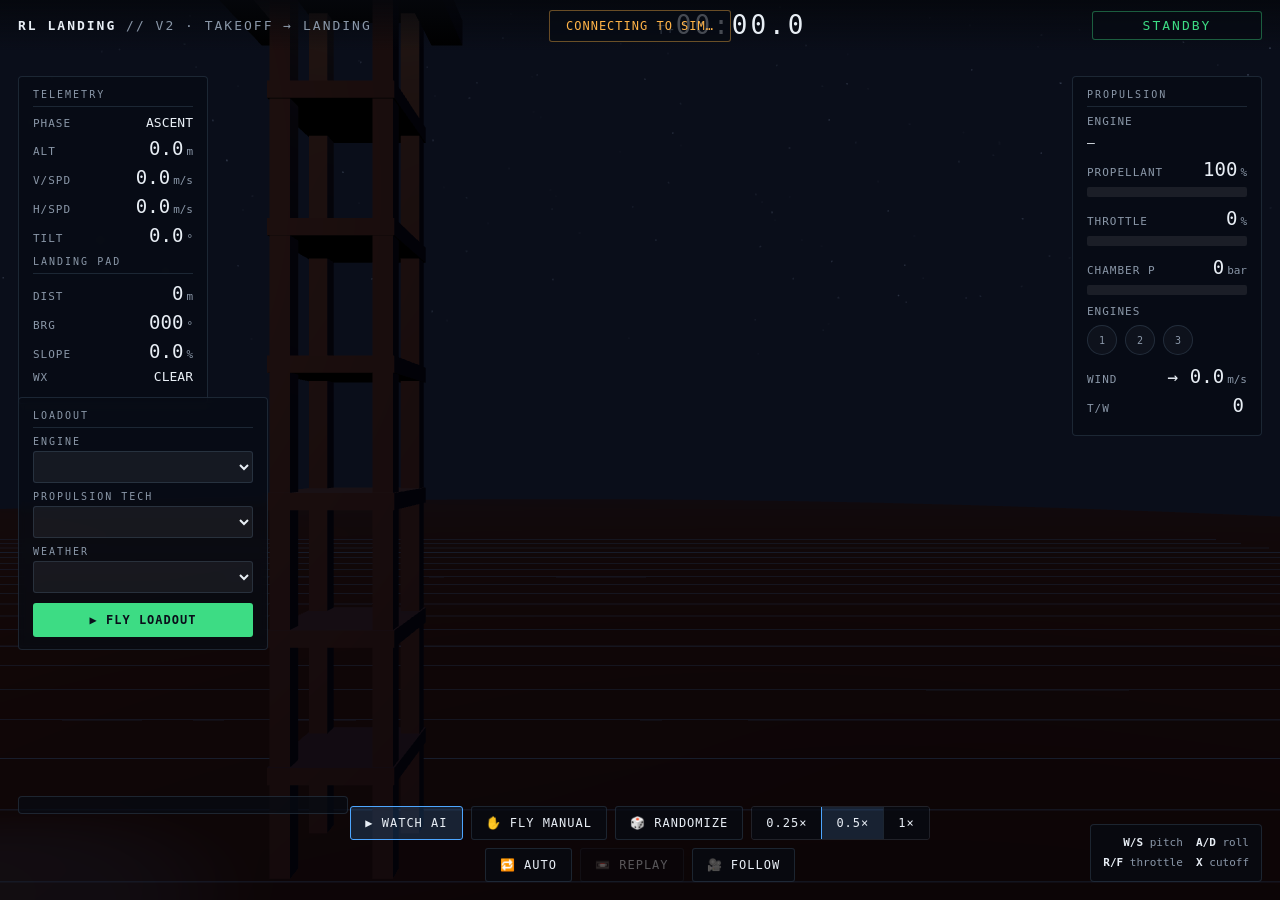
<file: v2/demo/index.html>
<!DOCTYPE html>
<html lang="en">
<head>
<meta charset="utf-8">
<meta name="viewport" content="width=device-width, initial-scale=1">
<title>Rocket Landing RL — v2 Mission Demo</title>
<link rel="stylesheet" href="./style.css">
<script type="importmap">
{ "imports": { "three": "./vendor/three.module.js" } }
</script>
</head>
<body>
<div id="scene"></div>

<div id="topbar">
  <div class="brand"><b>RL LANDING</b> // V2 &middot; TAKEOFF &rarr; LANDING</div>
  <div id="clock"><small>T+</small><span id="tval">00:00.0</span></div>
  <div id="status" class="nominal">STANDBY</div>
</div>

<div id="conn">CONNECTING TO SIM&hellip;</div>
<div id="replay-banner">&#9654; REPLAY &times;0.3</div>

<div class="panel" id="tele-left">
  <h3>TELEMETRY</h3>
  <div class="row"><span class="label">PHASE</span><span class="val sm" id="phasev">ASCENT</span></div>
  <div class="row"><span class="label">ALT</span><span class="val" id="alt">0.0<small>m</small></span></div>
  <div class="row"><span class="label">V/SPD</span><span class="val" id="vspd">0.0<small>m/s</small></span></div>
  <div class="row"><span class="label">H/SPD</span><span class="val" id="hspd">0.0<small>m/s</small></span></div>
  <div class="row"><span class="label">TILT</span><span class="val" id="tilt">0.0<small>&deg;</small></span></div>
  <h3 style="margin-top:10px">LANDING PAD</h3>
  <div class="row"><span class="label">DIST</span><span class="val" id="paddist">0<small>m</small></span></div>
  <div class="row"><span class="label">BRG</span><span class="val" id="padbrg">000<small>&deg;</small></span></div>
  <div class="row"><span class="label">SLOPE</span><span class="val" id="padslope">0.0<small>%</small></span></div>
  <div class="row"><span class="label">WX</span><span class="val sm" id="weatherv">CLEAR</span></div>
</div>

<div class="panel" id="tele-right">
  <h3>PROPULSION</h3>
  <div class="row"><span class="label">ENGINE</span></span></div>
  <div class="val sm" id="enginev" style="margin-bottom:8px">—</div>
  <div class="row"><span class="label">PROPELLANT</span><span class="val" id="fuelv">100<small>%</small></span></div>
  <div class="bar"><div id="fuel-fill"></div></div>
  <div class="row"><span class="label">THROTTLE</span><span class="val" id="thrv">0<small>%</small></span></div>
  <div class="bar"><div id="thr-fill"></div></div>
  <div class="row"><span class="label">CHAMBER P</span><span class="val" id="pcv">0<small>bar</small></span></div>
  <div class="bar"><div id="pc-fill"></div></div>
  <div class="row" id="det-row"><span class="label">DET FREQ</span><span class="val" id="detv">—</span></div>
  <div class="row"><span class="label">ENGINES</span></span></div>
  <div id="engines">
    <div class="eng" id="eng1">1</div>
    <div class="eng" id="eng2">2</div>
    <div class="eng" id="eng3">3</div>
  </div>
  <div class="row" style="margin-top:10px"><span class="label">WIND</span>
    <span class="val"><span id="wind-arrow">&#8594;</span> <span id="windv">0.0</span><small>m/s</small></span>
  </div>
  <div class="row"><span class="label">T/W</span><span class="val" id="massv">0<small></small></span></div>
</div>

<div class="panel" id="loadout-panel">
  <h3>LOADOUT</h3>
  <label>ENGINE</label>
  <select id="sel-engine"></select>
  <label>PROPULSION TECH</label>
  <select id="sel-tech"></select>
  <label>WEATHER</label>
  <select id="sel-weather"></select>
  <div id="loadout-spec"></div>
  <button id="btn-fly">&#9654; FLY LOADOUT</button>
</div>

<div id="log"></div>

<div id="controls">
  <button id="btn-ai">&#9654; WATCH AI</button>
  <button id="btn-manual">&#9995; FLY MANUAL</button>
  <button id="btn-rand">&#127922; RANDOMIZE</button>
  <span id="speed">
    <button data-v="0.25">0.25&times;</button><button data-v="0.5" class="active">0.5&times;</button><button data-v="1">1&times;</button>
  </span>
  <button id="btn-auto">&#128257; AUTO</button>
  <button id="btn-replay" disabled>&#128252; REPLAY</button>
  <button id="btn-cam">&#127909; FOLLOW</button>
</div>

<div id="hint">
  <b>W/S</b> pitch &nbsp;<b>A/D</b> roll<br>
  <b>R/F</b> throttle &nbsp;<b>X</b> cutoff
</div>

<div id="report">
  <div id="report-title">MISSION</div>
  <div id="report-body"></div>
  <button id="report-close">CLOSE</button>
</div>

<script type="module" src="./app.js"></script>
</body>
</html>
</file>
<file: v2/demo/style.css>
/* SpaceX-broadcast-style HUD for the v2 rocket landing demo. */

:root {
  --bg: #05070c;
  --panel: rgba(8, 12, 20, 0.72);
  --line: rgba(120, 160, 200, 0.18);
  --txt: #e8eef5;
  --dim: #8a97a8;
  --accent: #4da6ff;
  --green: #3ddc84;
  --red: #ff5a5a;
  --amber: #ffb347;
  --mono: "JetBrains Mono", ui-monospace, SFMono-Regular, Menlo, Consolas, monospace;
}

* { box-sizing: border-box; margin: 0; padding: 0; }

html, body {
  width: 100%; height: 100%;
  background: var(--bg);
  color: var(--txt);
  font-family: var(--mono);
  overflow: hidden;
}

#scene { position: fixed; inset: 0; }
#scene canvas { display: block; }

/* ---------- top bar ---------- */
#topbar {
  position: fixed; top: 0; left: 0; right: 0;
  display: flex; justify-content: space-between; align-items: center;
  padding: 10px 18px;
  background: linear-gradient(to bottom, rgba(5,7,12,0.85), rgba(5,7,12,0));
  pointer-events: none; z-index: 10;
}
#topbar .brand { font-size: 13px; letter-spacing: 2px; color: var(--dim); }
#topbar .brand b { color: var(--txt); }
#clock { font-size: 26px; letter-spacing: 3px; }
#clock small { font-size: 12px; color: var(--dim); letter-spacing: 2px; }
#status {
  font-size: 13px; letter-spacing: 2px; padding: 6px 12px;
  border: 1px solid var(--line); border-radius: 3px;
  background: var(--panel); min-width: 170px; text-align: center;
}
#status.nominal { color: var(--green); border-color: rgba(61,220,132,.4); }
#status.warn { color: var(--amber); border-color: rgba(255,179,71,.4); }
#status.bad { color: var(--red); border-color: rgba(255,90,90,.4); }

/* ---------- telemetry panels ---------- */
.panel {
  position: fixed; z-index: 10;
  background: var(--panel);
  border: 1px solid var(--line);
  border-radius: 4px;
  padding: 12px 14px;
  min-width: 190px;
  backdrop-filter: blur(4px);
}
#tele-left { left: 18px; top: 76px; }
#tele-right { right: 18px; top: 76px; }
.panel h3 {
  font-size: 10px; letter-spacing: 2px; color: var(--dim);
  border-bottom: 1px solid var(--line);
  padding-bottom: 6px; margin-bottom: 8px; font-weight: normal;
}
.row { display: flex; justify-content: space-between; align-items: baseline; margin: 7px 0; }
.row .label { font-size: 11px; color: var(--dim); letter-spacing: 1px; }
.row .val { font-size: 19px; }
.row .val small { font-size: 11px; color: var(--dim); margin-left: 3px; }
.val.neg { color: var(--amber); }
.val.pos { color: var(--txt); }

/* bars */
.bar { height: 10px; background: rgba(255,255,255,0.08); border-radius: 2px; overflow: hidden; margin: 4px 0 10px; }
.bar > div { height: 100%; width: 0%; background: var(--accent); transition: width 80ms linear; }
#fuel-fill { background: linear-gradient(90deg, #2b7fff, #4da6ff); }
#fuel-fill.low { background: linear-gradient(90deg, #ff5a5a, #ffb347); }
#thr-fill { background: linear-gradient(90deg, #ff9a3c, #ffd23c); }

/* engine lights */
#engines { display: flex; gap: 8px; margin-top: 4px; }
.eng {
  width: 30px; height: 30px; border-radius: 50%;
  border: 1px solid var(--line);
  display: flex; align-items: center; justify-content: center;
  font-size: 10px; color: var(--dim);
  background: rgba(255,255,255,0.03);
}
.eng.on { background: radial-gradient(circle, #ffd23c 30%, #ff7a1a 70%); color: #201400; border-color: #ff9a3c; box-shadow: 0 0 10px rgba(255,154,60,.7); }

#wind-arrow { display: inline-block; transition: transform 120ms linear; font-size: 18px; }

/* ---------- event log ---------- */
#log {
  position: fixed; left: 18px; bottom: 86px; z-index: 10;
  width: 330px; max-height: 150px; overflow: hidden;
  font-size: 11px; line-height: 1.7; color: var(--dim);
  background: var(--panel); border: 1px solid var(--line); border-radius: 4px;
  padding: 8px 12px;
}
#log div:first-child { color: var(--txt); }
#log .good { color: var(--green); }
#log .bad { color: var(--red); }

/* ---------- controls ---------- */
#controls {
  position: fixed; bottom: 18px; left: 50%; transform: translateX(-50%);
  z-index: 10; display: flex; gap: 8px; flex-wrap: wrap; justify-content: center;
  max-width: 90vw;
}
#controls button {
  font-family: var(--mono); font-size: 12px; letter-spacing: 1px;
  color: var(--txt); background: var(--panel);
  border: 1px solid var(--line); border-radius: 3px;
  padding: 9px 14px; cursor: pointer;
}
#controls button:hover { border-color: var(--accent); color: #fff; }
#controls button.active { background: rgba(77,166,255,.18); border-color: var(--accent); }
#controls button:disabled { opacity: .35; cursor: default; }

#hint {
  position: fixed; bottom: 18px; right: 18px; z-index: 10;
  font-size: 11px; color: var(--dim); text-align: right; line-height: 1.8;
  background: var(--panel); border: 1px solid var(--line); border-radius: 4px;
  padding: 8px 12px;
}
#hint b { color: var(--txt); }

#replay-banner {
  position: fixed; top: 76px; left: 50%; transform: translateX(-50%);
  z-index: 10; display: none;
  font-size: 12px; letter-spacing: 3px; color: var(--amber);
  background: var(--panel); border: 1px solid rgba(255,179,71,.4);
  padding: 6px 16px; border-radius: 3px;
}

#conn {
  position: fixed; top: 10px; left: 50%; transform: translateX(-50%);
  z-index: 20; display: none;
  font-size: 12px; color: var(--amber); letter-spacing: 1px;
  background: var(--panel); border: 1px solid rgba(255,179,71,.4);
  padding: 8px 16px; border-radius: 3px;
}

@media (max-width: 900px) {
  #tele-left, #tele-right { min-width: 150px; padding: 8px 10px; }
  .row .val { font-size: 15px; }
  #log { display: none; }
}

/* ---------- loadout panel ---------- */
#loadout-panel {
  position: fixed; z-index: 10;
  left: 18px; bottom: 250px;
  width: 250px;
  background: var(--panel);
  border: 1px solid var(--line);
  border-radius: 4px;
  padding: 12px 14px;
  backdrop-filter: blur(4px);
}
#loadout-panel label {
  display: block; font-size: 10px; letter-spacing: 2px; color: var(--dim);
  margin: 8px 0 4px;
}
#loadout-panel select {
  width: 100%; font-family: var(--mono); font-size: 12px;
  background: rgba(255,255,255,0.06); color: var(--txt);
  border: 1px solid var(--line); border-radius: 3px; padding: 7px 8px;
}
#loadout-spec { font-size: 11px; color: var(--dim); line-height: 1.6; margin: 10px 0; }
#loadout-spec b { color: var(--txt); }
.proj {
  font-size: 9px; letter-spacing: 1px; color: #0a0e1a;
  background: var(--amber); border-radius: 2px; padding: 1px 5px;
  vertical-align: 1px; white-space: nowrap;
}
#btn-fly {
  width: 100%; font-family: var(--mono); font-size: 12px; letter-spacing: 1px;
  color: #0a0e1a; background: var(--green);
  border: none; border-radius: 3px; padding: 10px; cursor: pointer; font-weight: bold;
}
#btn-fly:hover { filter: brightness(1.1); }

.val.sm { font-size: 13px; }

/* ---------- speed segmented ---------- */
#speed { display: inline-flex; border: 1px solid var(--line); border-radius: 3px; overflow: hidden; }
#speed button { border: none; border-radius: 0; }
#speed button + button { border-left: 1px solid var(--line); }

/* ---------- mission report ---------- */
#report {
  position: fixed; z-index: 30; display: none;
  top: 50%; left: 50%; transform: translate(-50%, -50%);
  width: 380px; background: rgba(8,12,20,0.96);
  border: 1px solid var(--line); border-radius: 6px; padding: 22px 26px;
}
#report-title { font-size: 18px; letter-spacing: 3px; margin-bottom: 14px; }
#report-title.good { color: var(--green); }
#report-title.bad { color: var(--red); }
#report-body div {
  display: flex; justify-content: space-between;
  font-size: 12px; padding: 7px 0; border-bottom: 1px solid var(--line);
}
#report-body span { color: var(--dim); letter-spacing: 1px; }
#report-close {
  margin-top: 16px; width: 100%; font-family: var(--mono); font-size: 12px;
  letter-spacing: 2px; padding: 10px; cursor: pointer;
  background: transparent; color: var(--txt);
  border: 1px solid var(--line); border-radius: 3px;
}
#det-row { display: none; }

@media (max-width: 1100px) {
  #loadout-panel { display: none; }
}
</file>
